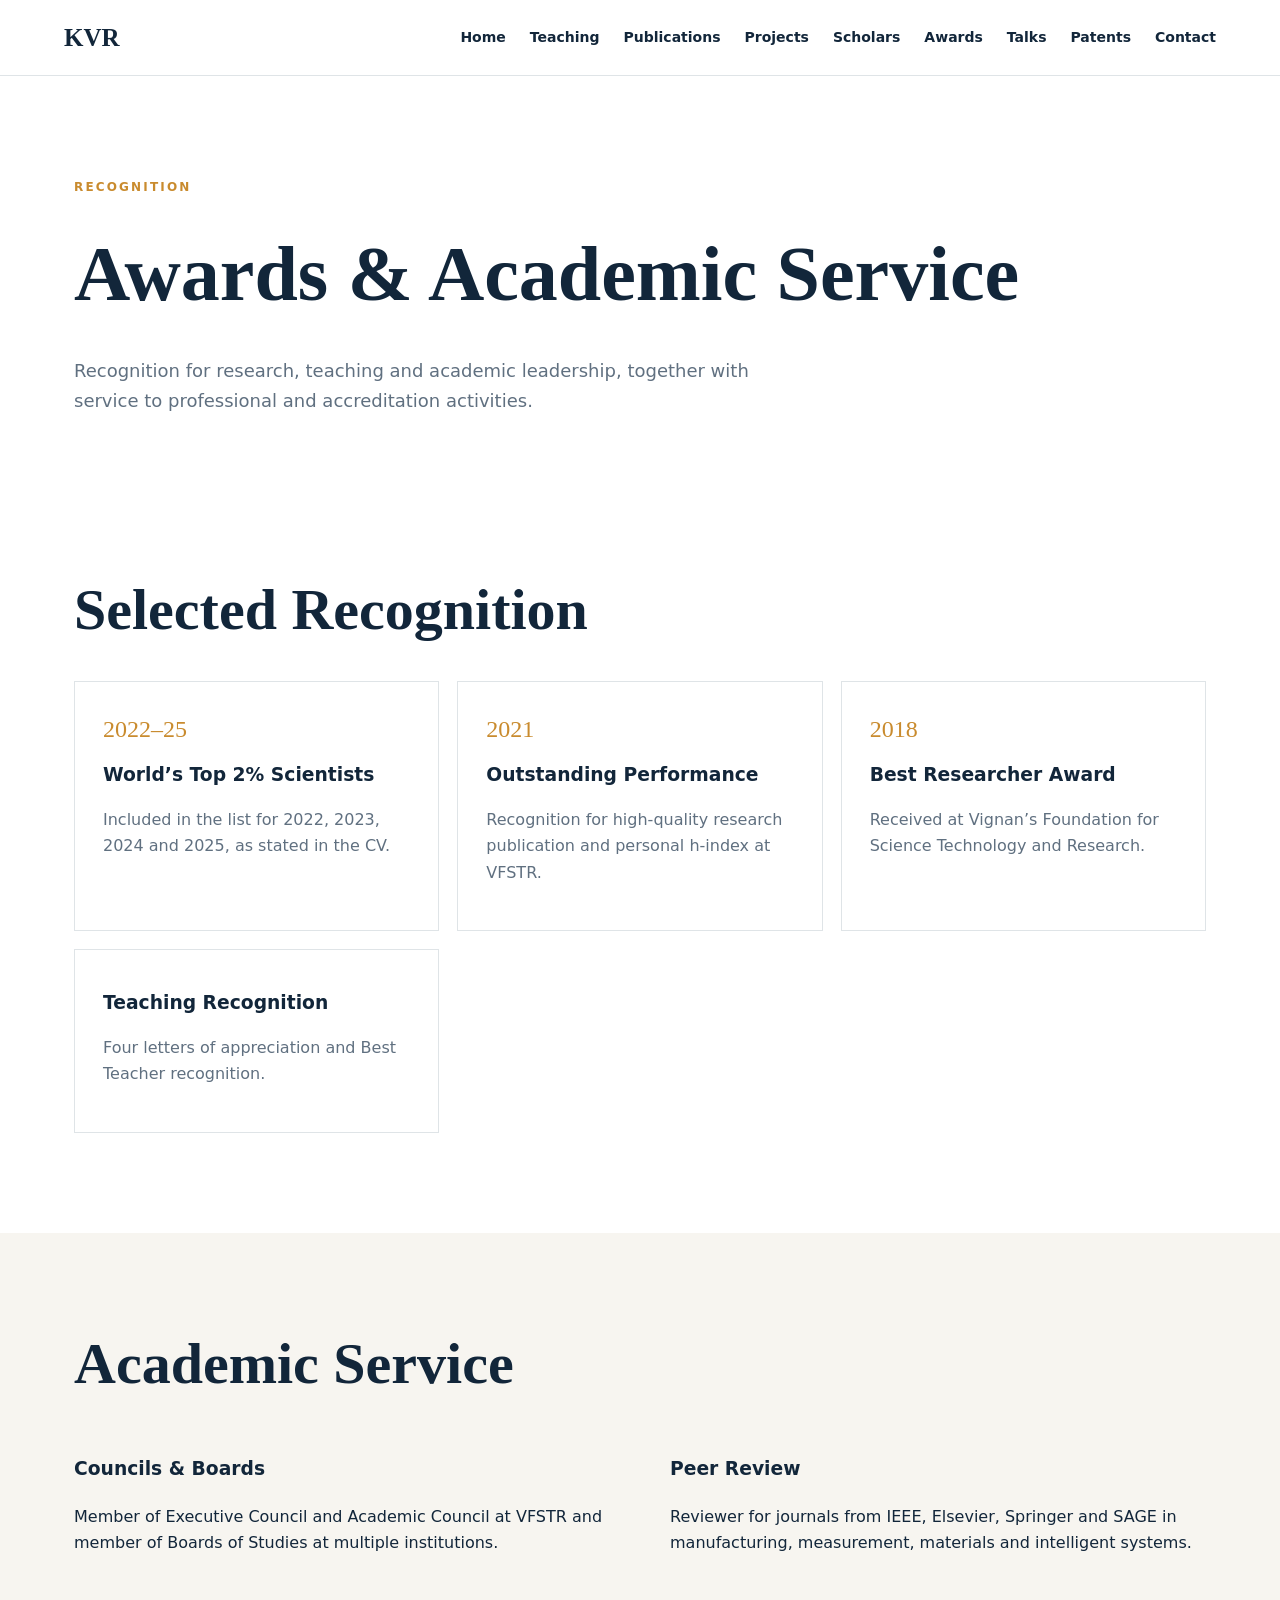
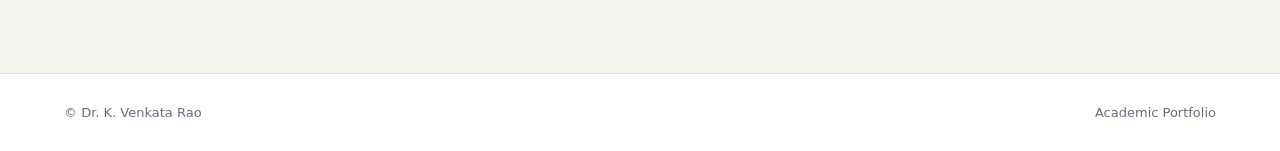
<file: awards.html>
<!doctype html><html lang="en"><head><meta charset="utf-8"><meta name="viewport" content="width=device-width,initial-scale=1"><meta name="description" content="Academic website of Dr. K. Venkata Rao"><title>Awards | Dr. K. Venkata Rao</title><link rel="stylesheet" href="style.css"></head><body>
<header class="site-header"><a class="brand" href="index.html">KVR</a><button class="menu" aria-label="Open navigation" onclick="document.querySelector('nav').classList.toggle('open')">☰</button><nav>
    <a href="index.html">Home</a><a href="teaching.html">Teaching</a><a href="publications.html">Publications</a>
    <a href="projects.html">Projects</a><a href="scholars.html">Scholars</a><a href="awards.html">Awards</a>
    <a href="talks.html">Talks</a><a href="patents.html">Patents</a><a href="contact.html">Contact</a>
  </nav></header>
<main><section class="page-hero"><p class="eyebrow">RECOGNITION</p><h1>Awards & Academic Service</h1><p class="lead">Recognition for research, teaching and academic leadership, together with service to professional and accreditation activities.</p></section><section class="section"><h2>Selected Recognition</h2><div class="cards"><article><span>2022–25</span><h3>World’s Top 2% Scientists</h3><p>Included in the list for 2022, 2023, 2024 and 2025, as stated in the CV.</p></article><article><span>2021</span><h3>Outstanding Performance</h3><p>Recognition for high-quality research publication and personal h-index at VFSTR.</p></article><article><span>2018</span><h3>Best Researcher Award</h3><p>Received at Vignan’s Foundation for Science Technology and Research.</p></article><article><h3>Teaching Recognition</h3><p>Four letters of appreciation and Best Teacher recognition.</p></article></div></section><section class="section alt"><h2>Academic Service</h2><div class="two-col"><div><h3>Councils & Boards</h3><p>Member of Executive Council and Academic Council at VFSTR and member of Boards of Studies at multiple institutions.</p></div><div><h3>Peer Review</h3><p>Reviewer for journals from IEEE, Elsevier, Springer and SAGE in manufacturing, measurement, materials and intelligent systems.</p></div></div></section></main>
<footer><span>© <span id="year"></span> Dr. K. Venkata Rao</span><span>Academic Portfolio</span></footer><script src="script.js"></script></body></html>
</file>
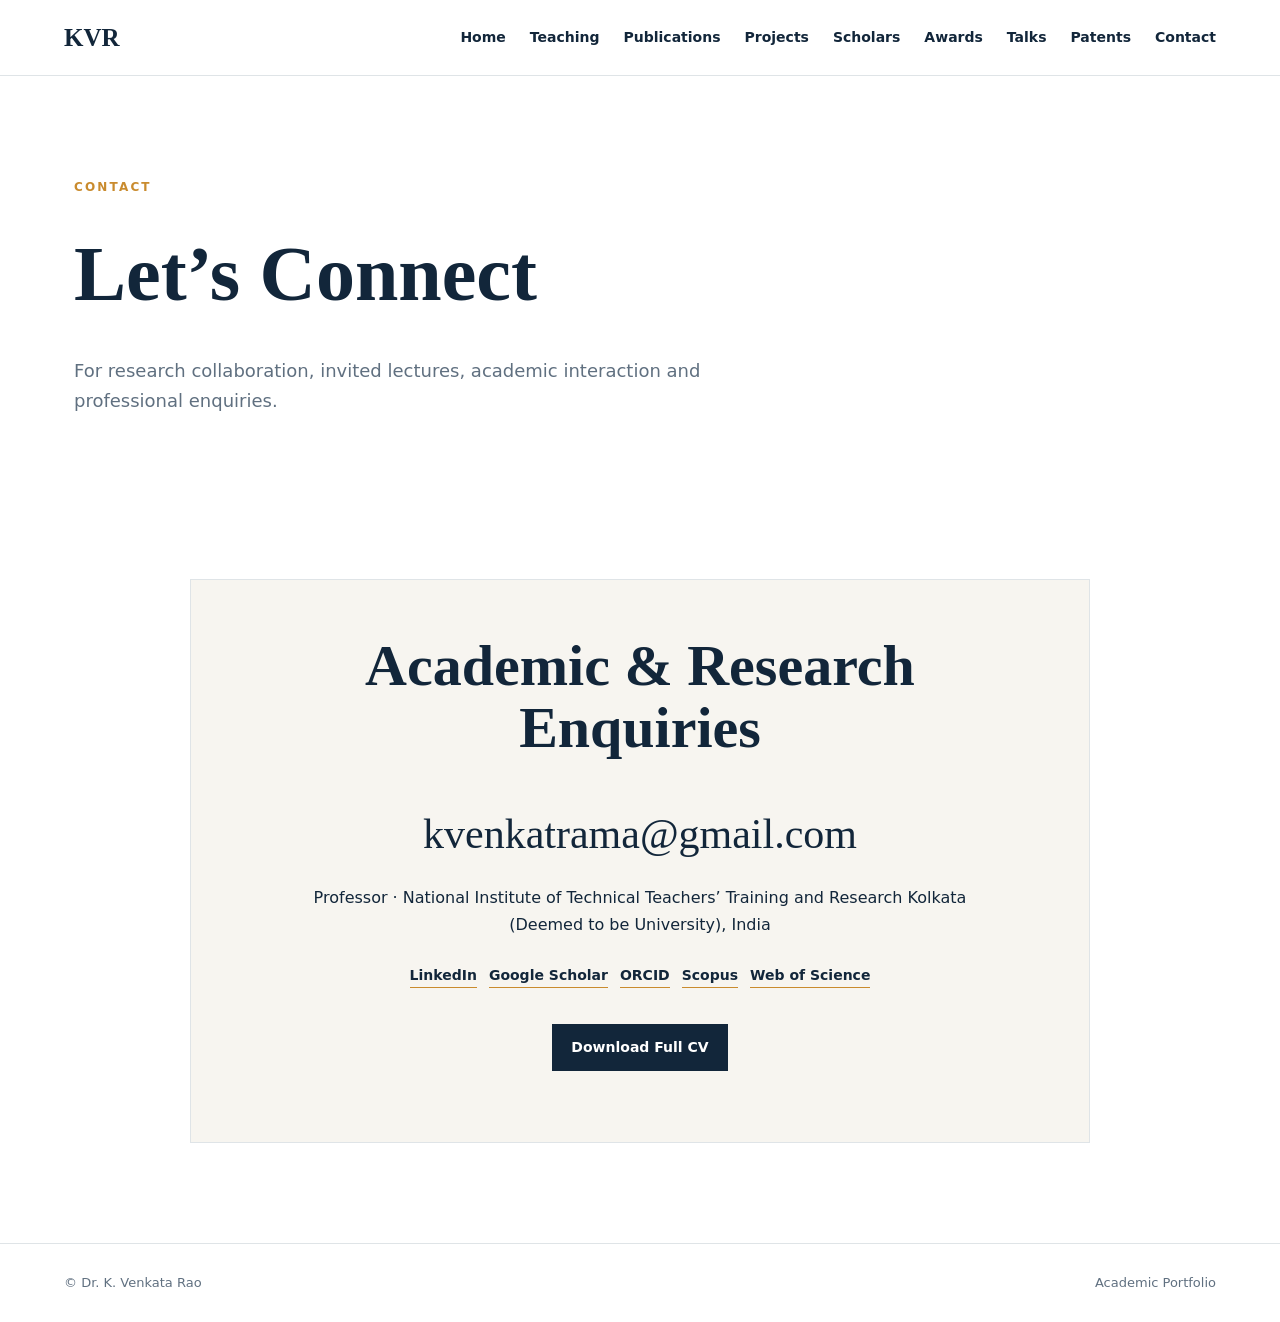
<file: contact.html>
<!doctype html><html lang="en"><head><meta charset="utf-8"><meta name="viewport" content="width=device-width,initial-scale=1"><meta name="description" content="Academic website of Dr. K. Venkata Rao"><title>Contact | Dr. K. Venkata Rao</title><link rel="stylesheet" href="style.css"></head><body>
<header class="site-header"><a class="brand" href="index.html">KVR</a><button class="menu" aria-label="Open navigation" onclick="document.querySelector('nav').classList.toggle('open')">☰</button><nav>
    <a href="index.html">Home</a><a href="teaching.html">Teaching</a><a href="publications.html">Publications</a>
    <a href="projects.html">Projects</a><a href="scholars.html">Scholars</a><a href="awards.html">Awards</a>
    <a href="talks.html">Talks</a><a href="patents.html">Patents</a><a href="contact.html">Contact</a>
  </nav></header>
<main><section class="page-hero"><p class="eyebrow">CONTACT</p><h1>Let’s Connect</h1><p class="lead">For research collaboration, invited lectures, academic interaction and professional enquiries.</p></section><section class="section contact"><div class="contact-card"><h2>Academic & Research Enquiries</h2><p><a class="email" href="mailto:kvenkatrama@gmail.com">kvenkatrama@gmail.com</a></p><p>Professor · National Institute of Technical Teachers’ Training and Research Kolkata (Deemed to be University), India</p><div class="socials"><a href="https://www.linkedin.com/in/k-venkata-rao-5a278a43/" target="_blank" rel="noopener">LinkedIn</a><a href="https://scholar.google.co.in/citations?user=CcPRrxYAAAAJ&hl=en" target="_blank" rel="noopener">Google Scholar</a><a href="https://orcid.org/0000-0001-9025-6277" target="_blank" rel="noopener">ORCID</a><a href="https://www.scopus.com/authid/detail.uri?authorId=55971841000" target="_blank" rel="noopener">Scopus</a><a href="https://www.webofscience.com/wos/author/record/AAW-5862-2021" target="_blank" rel="noopener">Web of Science</a></div><p class="center"><a class="btn primary" href="KVR_CV.docx">Download Full CV</a></p></div></section></main>
<footer><span>© <span id="year"></span> Dr. K. Venkata Rao</span><span>Academic Portfolio</span></footer><script src="script.js"></script></body></html>
</file>
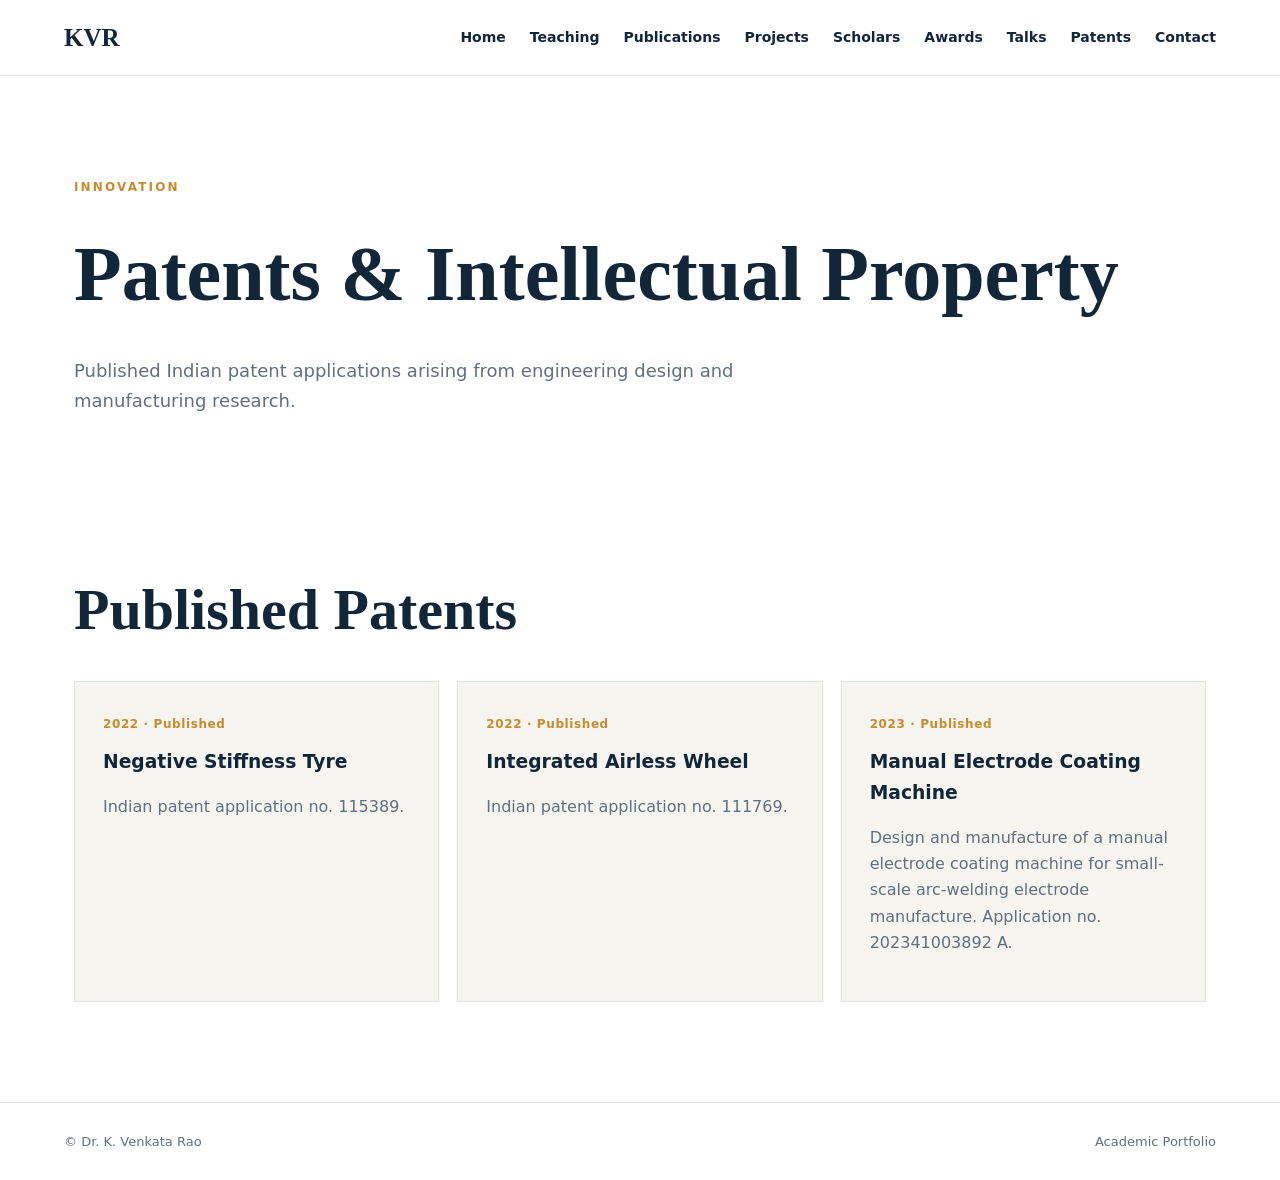
<file: patents.html>
<!doctype html><html lang="en"><head><meta charset="utf-8"><meta name="viewport" content="width=device-width,initial-scale=1"><meta name="description" content="Academic website of Dr. K. Venkata Rao"><title>Patents | Dr. K. Venkata Rao</title><link rel="stylesheet" href="style.css"></head><body>
<header class="site-header"><a class="brand" href="index.html">KVR</a><button class="menu" aria-label="Open navigation" onclick="document.querySelector('nav').classList.toggle('open')">☰</button><nav>
    <a href="index.html">Home</a><a href="teaching.html">Teaching</a><a href="publications.html">Publications</a>
    <a href="projects.html">Projects</a><a href="scholars.html">Scholars</a><a href="awards.html">Awards</a>
    <a href="talks.html">Talks</a><a href="patents.html">Patents</a><a href="contact.html">Contact</a>
  </nav></header>
<main><section class="page-hero"><p class="eyebrow">INNOVATION</p><h1>Patents & Intellectual Property</h1><p class="lead">Published Indian patent applications arising from engineering design and manufacturing research.</p></section><section class="section"><h2>Published Patents</h2><div class="project-grid"><article><small>2022 · Published</small><h3>Negative Stiffness Tyre</h3><p>Indian patent application no. 115389.</p></article><article><small>2022 · Published</small><h3>Integrated Airless Wheel</h3><p>Indian patent application no. 111769.</p></article><article><small>2023 · Published</small><h3>Manual Electrode Coating Machine</h3><p>Design and manufacture of a manual electrode coating machine for small-scale arc-welding electrode manufacture. Application no. 202341003892 A.</p></article></div></section></main>
<footer><span>© <span id="year"></span> Dr. K. Venkata Rao</span><span>Academic Portfolio</span></footer><script src="script.js"></script></body></html>
</file>
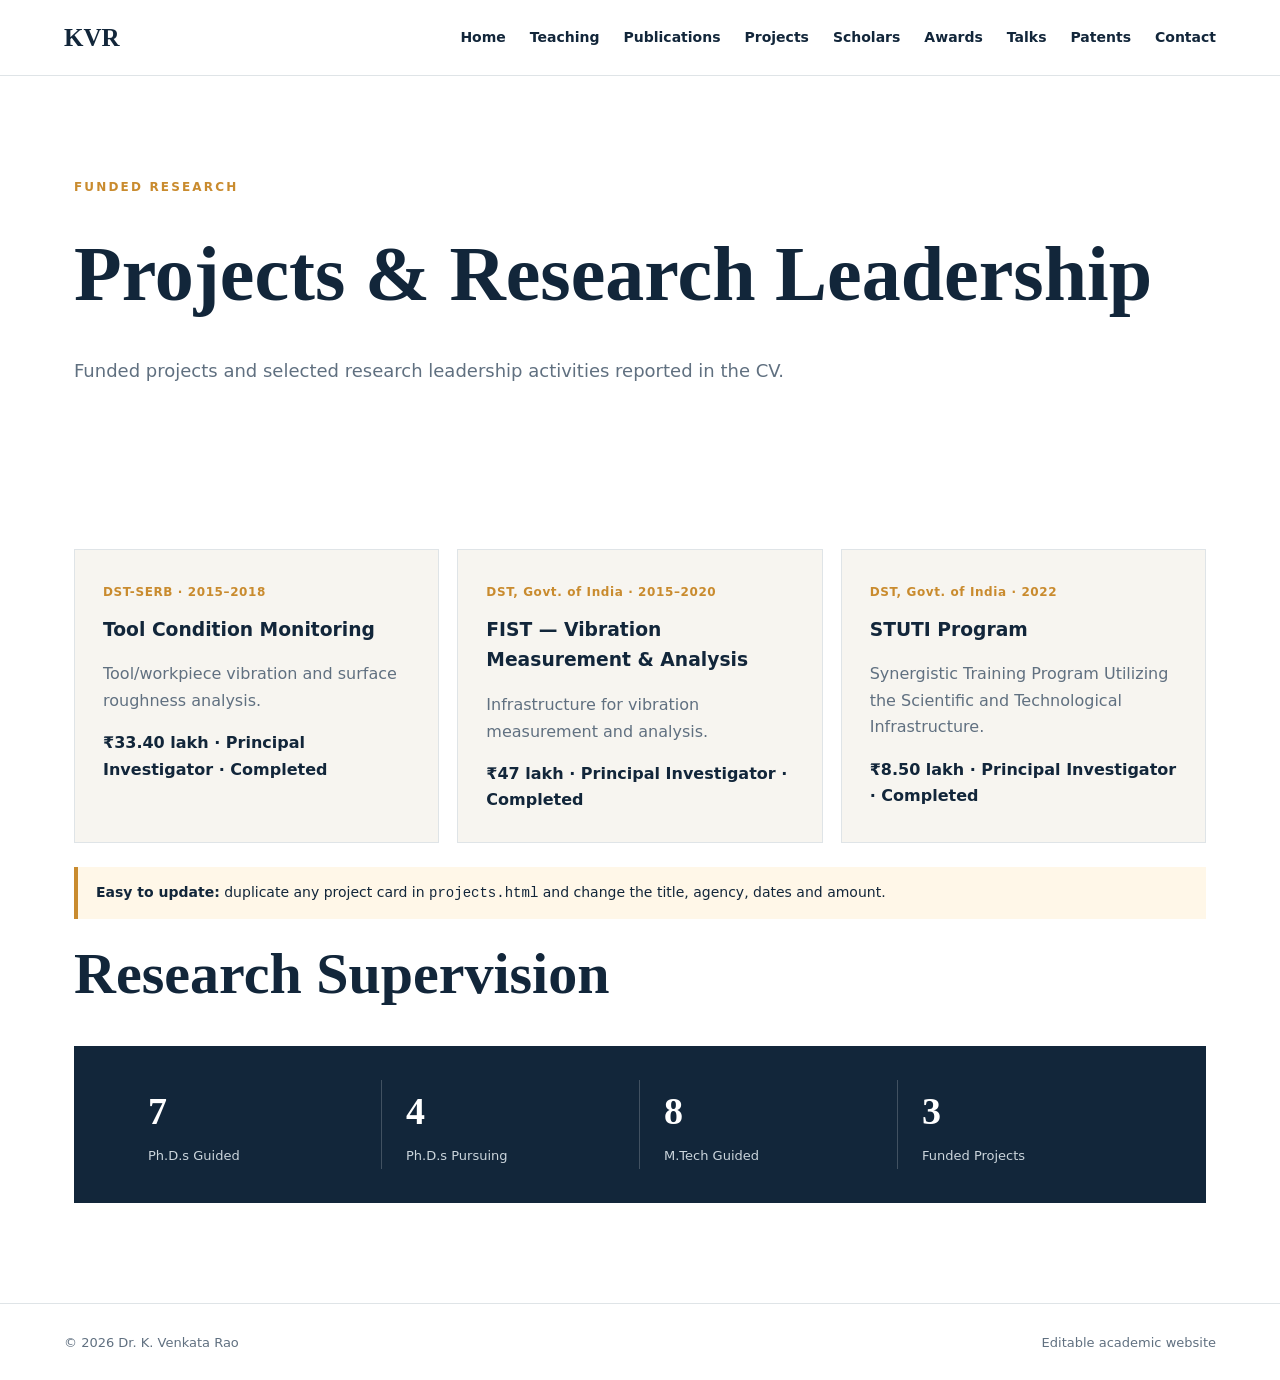
<file: projects.html>
<!doctype html><html lang="en"><head><meta charset="utf-8"><meta name="viewport" content="width=device-width,initial-scale=1"><link rel="stylesheet" href="style.css"><title>Projects | Dr. K. Venkata Rao</title></head><body><header class="site-header"><a class="brand" href="index.html">KVR</a><button class="menu" aria-label="Open navigation" onclick="document.querySelector('nav').classList.toggle('open')">☰</button><nav>
    <a href="index.html">Home</a><a href="teaching.html">Teaching</a><a href="publications.html">Publications</a>
    <a href="projects.html">Projects</a><a href="scholars.html">Scholars</a><a href="awards.html">Awards</a>
    <a href="talks.html">Talks</a><a href="patents.html">Patents</a><a href="contact.html">Contact</a>
  </nav></header><main><section class="page-hero"><p class="eyebrow">FUNDED RESEARCH</p><h1>Projects & Research Leadership</h1><p class="lead">Funded projects and selected research leadership activities reported in the CV.</p></section><section class="section"><div class="project-grid"><article><small>DST-SERB · 2015–2018</small><h3>Tool Condition Monitoring</h3><p>Tool/workpiece vibration and surface roughness analysis.</p><strong>₹33.40 lakh · Principal Investigator · Completed</strong></article><article><small>DST, Govt. of India · 2015–2020</small><h3>FIST — Vibration Measurement & Analysis</h3><p>Infrastructure for vibration measurement and analysis.</p><strong>₹47 lakh · Principal Investigator · Completed</strong></article><article><small>DST, Govt. of India · 2022</small><h3>STUTI Program</h3><p>Synergistic Training Program Utilizing the Scientific and Technological Infrastructure.</p><strong>₹8.50 lakh · Principal Investigator · Completed</strong></article></div><div class="edit-note"><b>Easy to update:</b> duplicate any project card in <code>projects.html</code> and change the title, agency, dates and amount.</div><h2>Research Supervision</h2><div class="stats"><div><strong>7</strong><span>Ph.D.s Guided</span></div><div><strong>4</strong><span>Ph.D.s Pursuing</span></div><div><strong>8</strong><span>M.Tech Guided</span></div><div><strong>3</strong><span>Funded Projects</span></div></div></section></main><footer><span>© 2026 Dr. K. Venkata Rao</span><span>Editable academic website</span></footer><script src="script.js"></script></body></html>
</file>
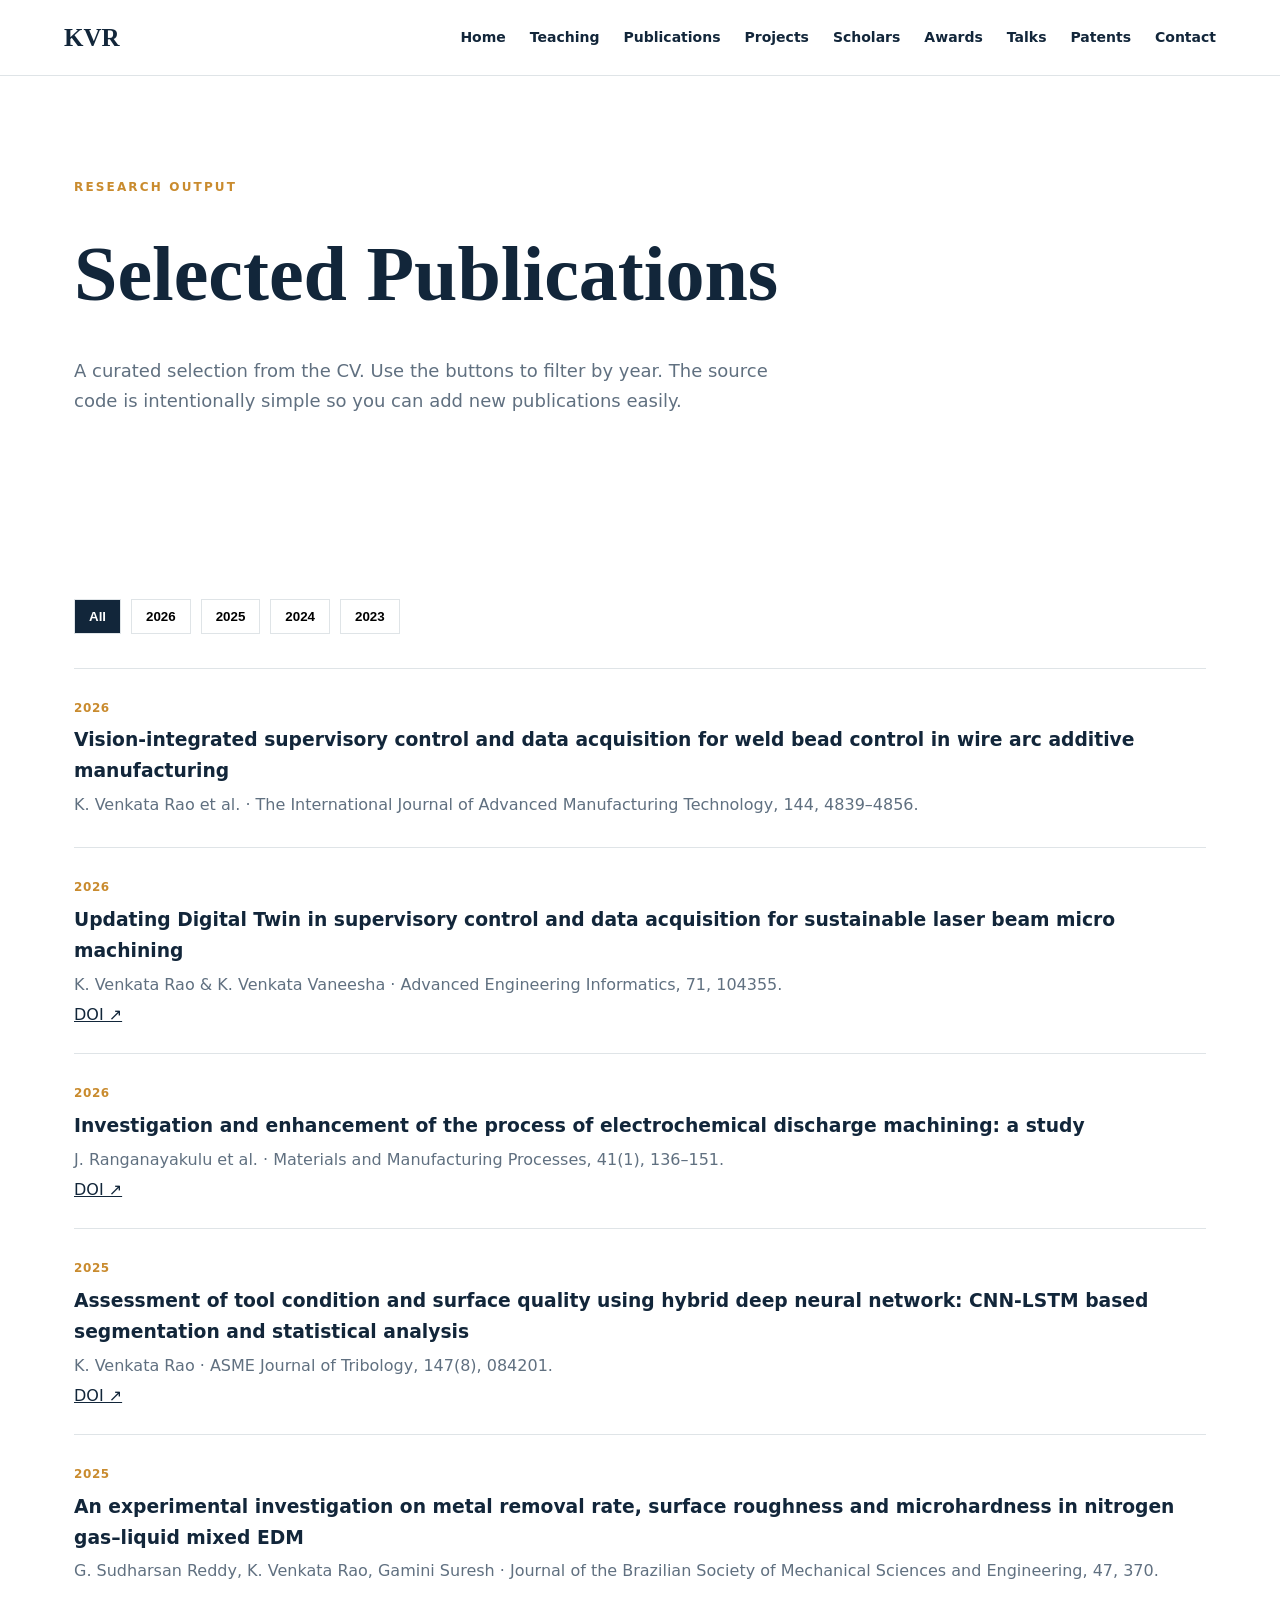
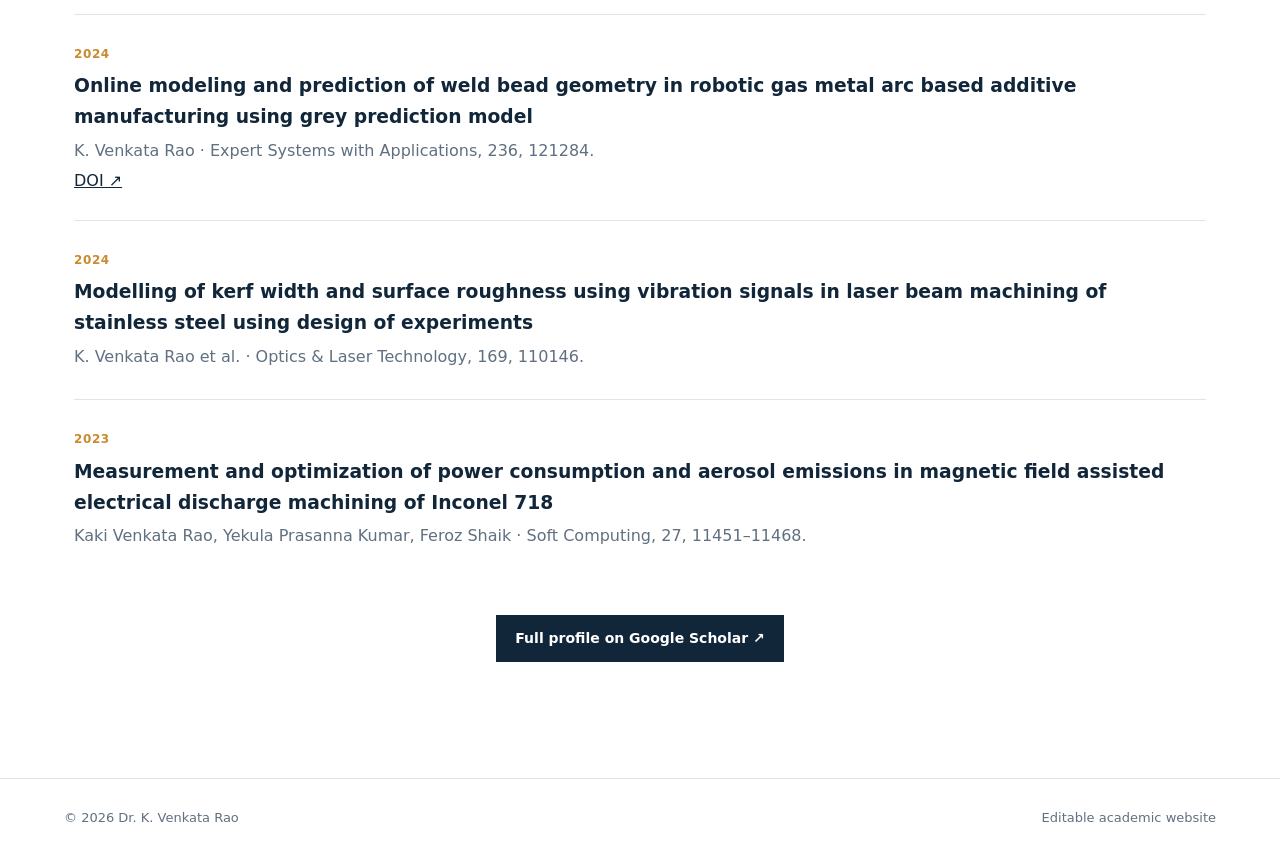
<file: publications.html>
<!doctype html><html lang="en"><head><meta charset="utf-8"><meta name="viewport" content="width=device-width,initial-scale=1"><link rel="stylesheet" href="style.css"><title>Publications | Dr. K. Venkata Rao</title></head><body><header class="site-header"><a class="brand" href="index.html">KVR</a><button class="menu" aria-label="Open navigation" onclick="document.querySelector('nav').classList.toggle('open')">☰</button><nav>
    <a href="index.html">Home</a><a href="teaching.html">Teaching</a><a href="publications.html">Publications</a>
    <a href="projects.html">Projects</a><a href="scholars.html">Scholars</a><a href="awards.html">Awards</a>
    <a href="talks.html">Talks</a><a href="patents.html">Patents</a><a href="contact.html">Contact</a>
  </nav></header><main><section class="page-hero"><p class="eyebrow">RESEARCH OUTPUT</p><h1>Selected Publications</h1><p class="lead">A curated selection from the CV. Use the buttons to filter by year. The source code is intentionally simple so you can add new publications easily.</p></section><section class="section"><div class="filterbar"><button class="active" onclick="filterPubs('all',this)">All</button><button onclick="filterPubs('2026',this)">2026</button><button onclick="filterPubs('2025',this)">2025</button><button onclick="filterPubs('2024',this)">2024</button><button onclick="filterPubs('2023',this)">2023</button></div>
<div class="pub-card" data-year="2026"><time>2026</time><h3>Vision-integrated supervisory control and data acquisition for weld bead control in wire arc additive manufacturing</h3><p>K. Venkata Rao et al. · The International Journal of Advanced Manufacturing Technology, 144, 4839–4856.</p></div>
<div class="pub-card" data-year="2026"><time>2026</time><h3>Updating Digital Twin in supervisory control and data acquisition for sustainable laser beam micro machining</h3><p>K. Venkata Rao & K. Venkata Vaneesha · Advanced Engineering Informatics, 71, 104355.</p><a href="https://doi.org/10.1016/j.aei.2026.104355" target="_blank">DOI ↗</a></div>
<div class="pub-card" data-year="2026"><time>2026</time><h3>Investigation and enhancement of the process of electrochemical discharge machining: a study</h3><p>J. Ranganayakulu et al. · Materials and Manufacturing Processes, 41(1), 136–151.</p><a href="https://doi.org/10.1080/10426914.2025.2586505" target="_blank">DOI ↗</a></div>
<div class="pub-card" data-year="2025"><time>2025</time><h3>Assessment of tool condition and surface quality using hybrid deep neural network: CNN-LSTM based segmentation and statistical analysis</h3><p>K. Venkata Rao · ASME Journal of Tribology, 147(8), 084201.</p><a href="https://doi.org/10.1115/1.4067496" target="_blank">DOI ↗</a></div>
<div class="pub-card" data-year="2025"><time>2025</time><h3>An experimental investigation on metal removal rate, surface roughness and microhardness in nitrogen gas–liquid mixed EDM</h3><p>G. Sudharsan Reddy, K. Venkata Rao, Gamini Suresh · Journal of the Brazilian Society of Mechanical Sciences and Engineering, 47, 370.</p></div>
<div class="pub-card" data-year="2024"><time>2024</time><h3>Online modeling and prediction of weld bead geometry in robotic gas metal arc based additive manufacturing using grey prediction model</h3><p>K. Venkata Rao · Expert Systems with Applications, 236, 121284.</p><a href="https://doi.org/10.1016/j.eswa.2023.121284" target="_blank">DOI ↗</a></div>
<div class="pub-card" data-year="2024"><time>2024</time><h3>Modelling of kerf width and surface roughness using vibration signals in laser beam machining of stainless steel using design of experiments</h3><p>K. Venkata Rao et al. · Optics & Laser Technology, 169, 110146.</p></div>
<div class="pub-card" data-year="2023"><time>2023</time><h3>Measurement and optimization of power consumption and aerosol emissions in magnetic field assisted electrical discharge machining of Inconel 718</h3><p>Kaki Venkata Rao, Yekula Prasanna Kumar, Feroz Shaik · Soft Computing, 27, 11451–11468.</p></div>
<p class="center"><a class="btn primary" href="https://scholar.google.co.in/citations?user=CcPRrxYAAAAJ&hl=en" target="_blank">Full profile on Google Scholar ↗</a></p></section></main><footer><span>© 2026 Dr. K. Venkata Rao</span><span>Editable academic website</span></footer><script src="script.js"></script></body></html>
</file>
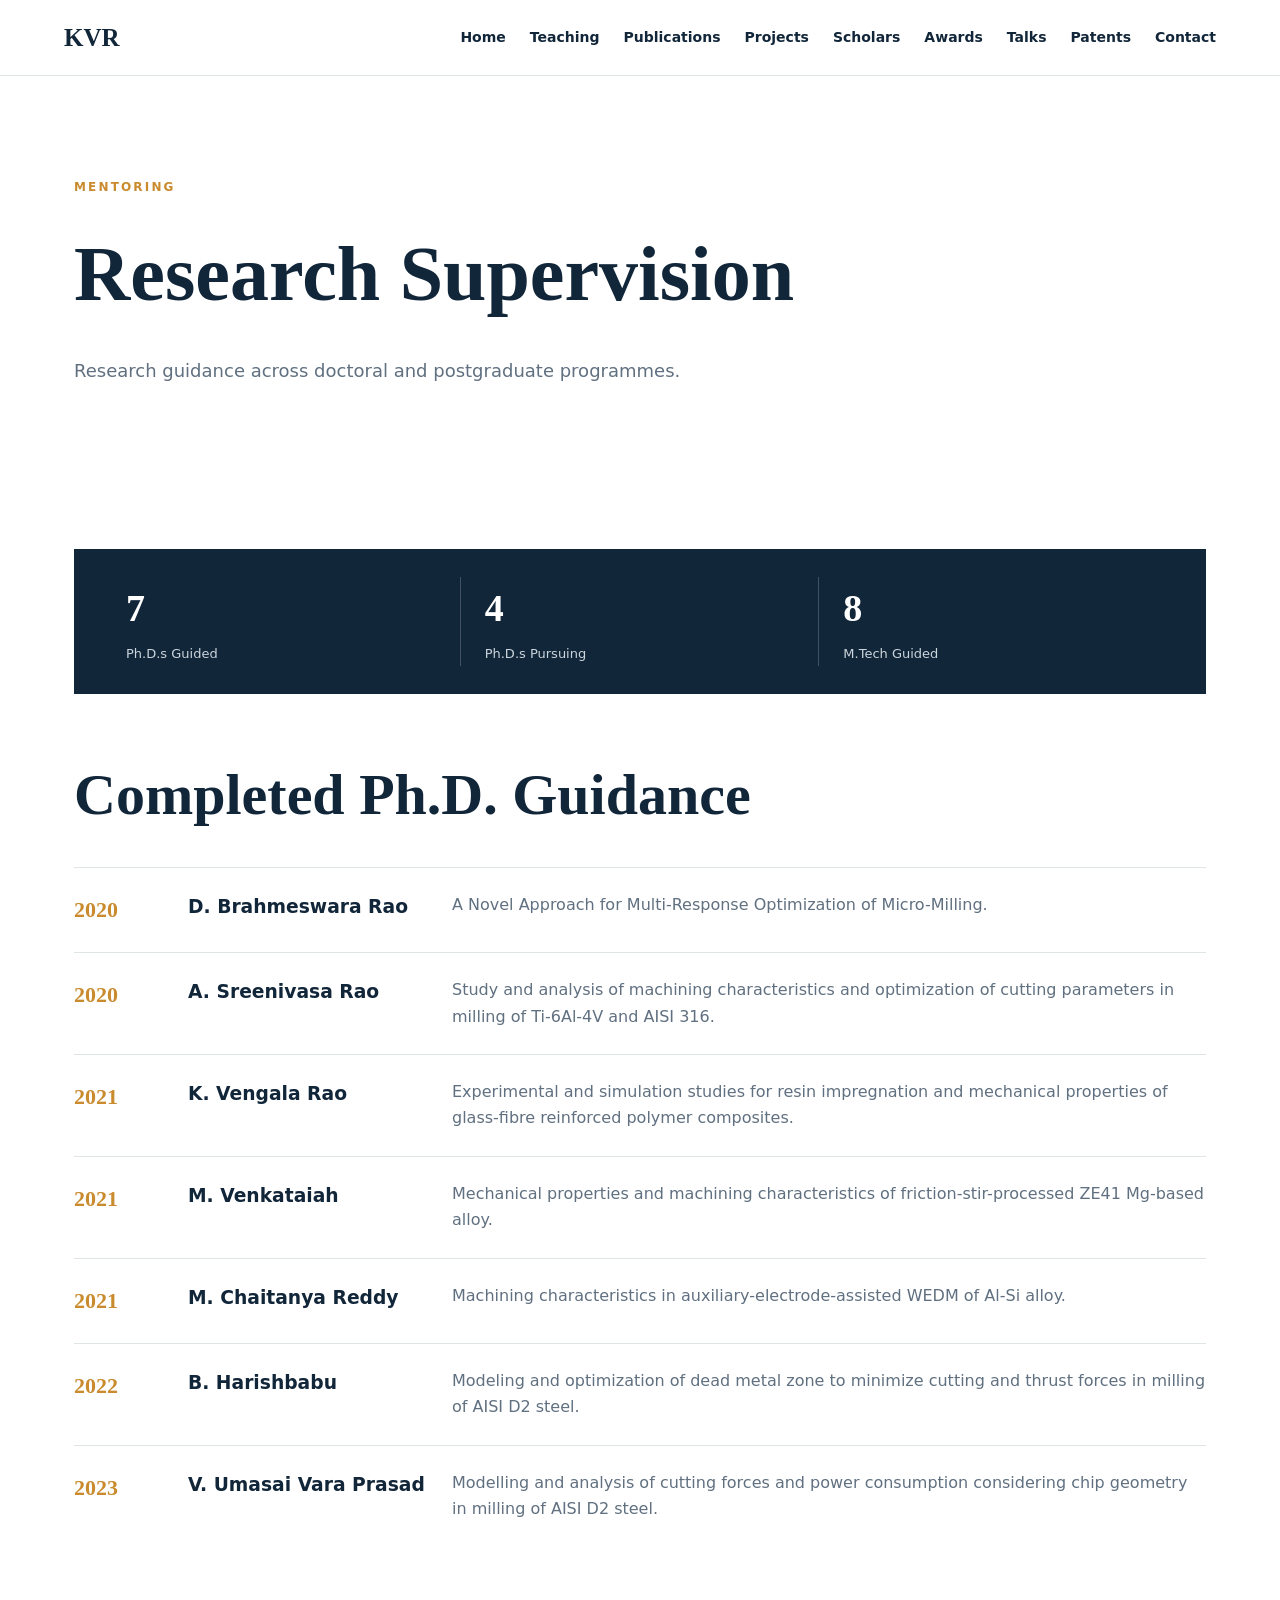
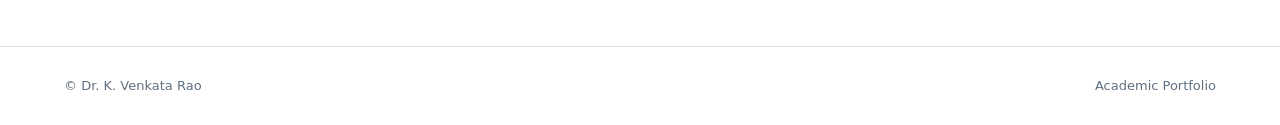
<file: scholars.html>
<!doctype html><html lang="en"><head><meta charset="utf-8"><meta name="viewport" content="width=device-width,initial-scale=1"><meta name="description" content="Academic website of Dr. K. Venkata Rao"><title>Research Supervision | Dr. K. Venkata Rao</title><link rel="stylesheet" href="style.css"></head><body>
<header class="site-header"><a class="brand" href="index.html">KVR</a><button class="menu" aria-label="Open navigation" onclick="document.querySelector('nav').classList.toggle('open')">☰</button><nav>
    <a href="index.html">Home</a><a href="teaching.html">Teaching</a><a href="publications.html">Publications</a>
    <a href="projects.html">Projects</a><a href="scholars.html">Scholars</a><a href="awards.html">Awards</a>
    <a href="talks.html">Talks</a><a href="patents.html">Patents</a><a href="contact.html">Contact</a>
  </nav></header>
<main><section class="page-hero"><p class="eyebrow">MENTORING</p><h1>Research Supervision</h1><p class="lead">Research guidance across doctoral and postgraduate programmes.</p></section><section class="section"><div class="stats inline-stats"><div><strong>7</strong><span>Ph.D.s Guided</span></div><div><strong>4</strong><span>Ph.D.s Pursuing</span></div><div><strong>8</strong><span>M.Tech Guided</span></div></div><h2>Completed Ph.D. Guidance</h2><div class="scholar-list"><article><b>2020</b><h3>D. Brahmeswara Rao</h3><p>A Novel Approach for Multi-Response Optimization of Micro-Milling.</p></article><article><b>2020</b><h3>A. Sreenivasa Rao</h3><p>Study and analysis of machining characteristics and optimization of cutting parameters in milling of Ti-6Al-4V and AISI 316.</p></article><article><b>2021</b><h3>K. Vengala Rao</h3><p>Experimental and simulation studies for resin impregnation and mechanical properties of glass-fibre reinforced polymer composites.</p></article><article><b>2021</b><h3>M. Venkataiah</h3><p>Mechanical properties and machining characteristics of friction-stir-processed ZE41 Mg-based alloy.</p></article><article><b>2021</b><h3>M. Chaitanya Reddy</h3><p>Machining characteristics in auxiliary-electrode-assisted WEDM of Al-Si alloy.</p></article><article><b>2022</b><h3>B. Harishbabu</h3><p>Modeling and optimization of dead metal zone to minimize cutting and thrust forces in milling of AISI D2 steel.</p></article><article><b>2023</b><h3>V. Umasai Vara Prasad</h3><p>Modelling and analysis of cutting forces and power consumption considering chip geometry in milling of AISI D2 steel.</p></article></div></section></main>
<footer><span>© <span id="year"></span> Dr. K. Venkata Rao</span><span>Academic Portfolio</span></footer><script src="script.js"></script></body></html>
</file>
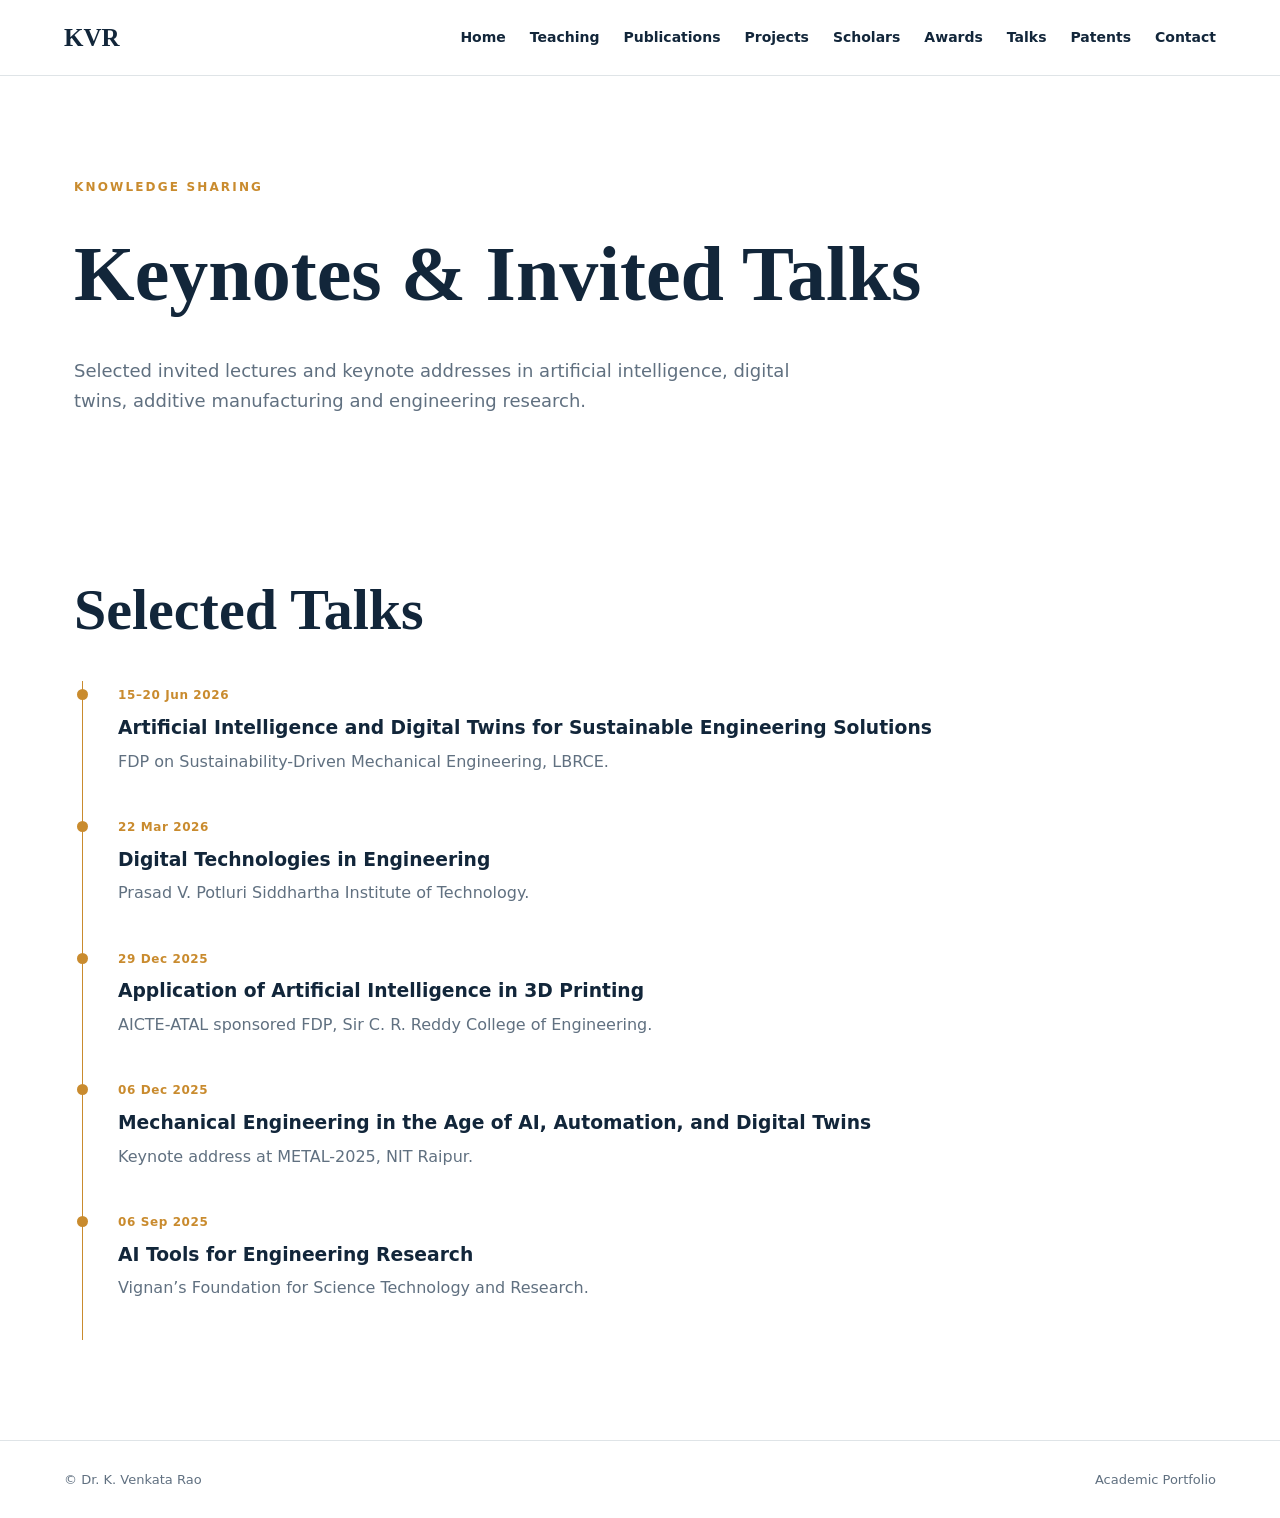
<file: talks.html>
<!doctype html><html lang="en"><head><meta charset="utf-8"><meta name="viewport" content="width=device-width,initial-scale=1"><meta name="description" content="Academic website of Dr. K. Venkata Rao"><title>Invited Talks | Dr. K. Venkata Rao</title><link rel="stylesheet" href="style.css"></head><body>
<header class="site-header"><a class="brand" href="index.html">KVR</a><button class="menu" aria-label="Open navigation" onclick="document.querySelector('nav').classList.toggle('open')">☰</button><nav>
    <a href="index.html">Home</a><a href="teaching.html">Teaching</a><a href="publications.html">Publications</a>
    <a href="projects.html">Projects</a><a href="scholars.html">Scholars</a><a href="awards.html">Awards</a>
    <a href="talks.html">Talks</a><a href="patents.html">Patents</a><a href="contact.html">Contact</a>
  </nav></header>
<main><section class="page-hero"><p class="eyebrow">KNOWLEDGE SHARING</p><h1>Keynotes & Invited Talks</h1><p class="lead">Selected invited lectures and keynote addresses in artificial intelligence, digital twins, additive manufacturing and engineering research.</p></section><section class="section"><h2>Selected Talks</h2><div class="timeline"><div><time>15–20 Jun 2026</time><h3>Artificial Intelligence and Digital Twins for Sustainable Engineering Solutions</h3><p>FDP on Sustainability-Driven Mechanical Engineering, LBRCE.</p></div><div><time>22 Mar 2026</time><h3>Digital Technologies in Engineering</h3><p>Prasad V. Potluri Siddhartha Institute of Technology.</p></div><div><time>29 Dec 2025</time><h3>Application of Artificial Intelligence in 3D Printing</h3><p>AICTE-ATAL sponsored FDP, Sir C. R. Reddy College of Engineering.</p></div><div><time>06 Dec 2025</time><h3>Mechanical Engineering in the Age of AI, Automation, and Digital Twins</h3><p>Keynote address at METAL-2025, NIT Raipur.</p></div><div><time>06 Sep 2025</time><h3>AI Tools for Engineering Research</h3><p>Vignan’s Foundation for Science Technology and Research.</p></div></div></section></main>
<footer><span>© <span id="year"></span> Dr. K. Venkata Rao</span><span>Academic Portfolio</span></footer><script src="script.js"></script></body></html>
</file>
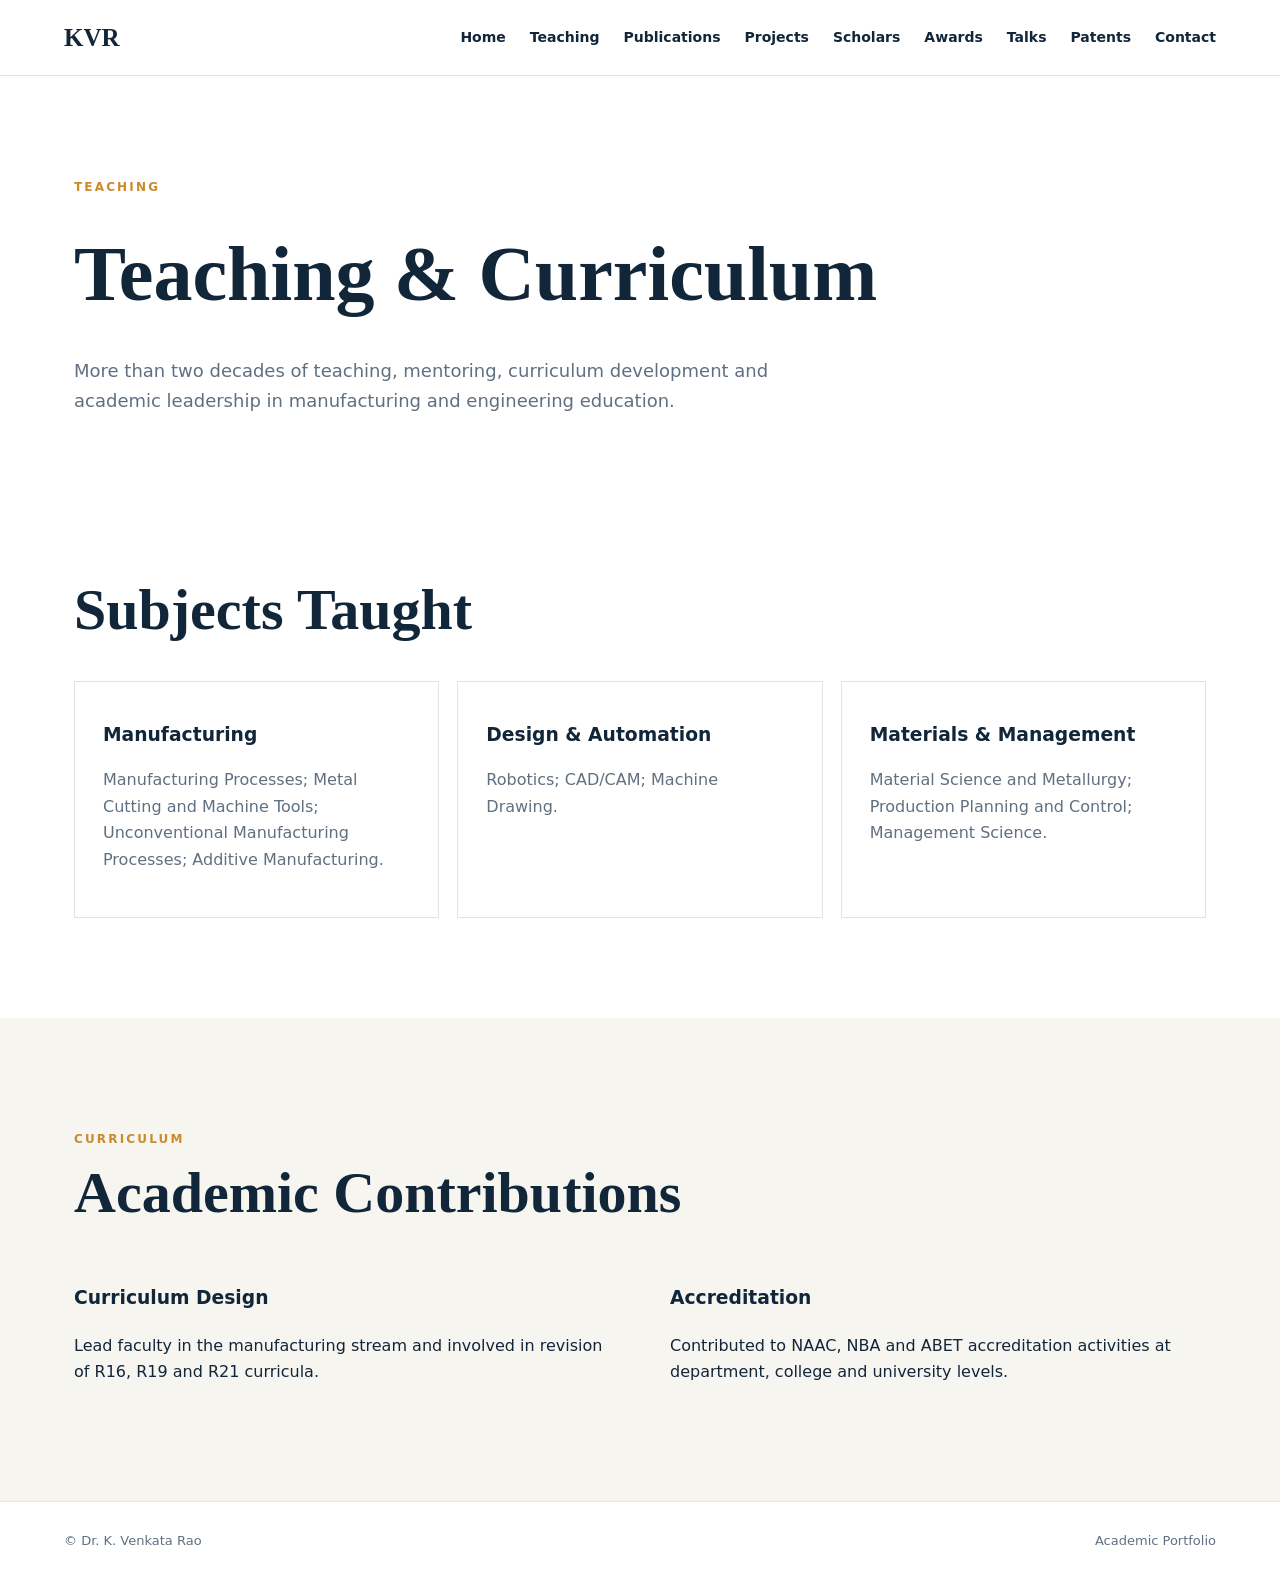
<file: teaching.html>
<!doctype html><html lang="en"><head><meta charset="utf-8"><meta name="viewport" content="width=device-width,initial-scale=1"><meta name="description" content="Academic website of Dr. K. Venkata Rao"><title>Teaching | Dr. K. Venkata Rao</title><link rel="stylesheet" href="style.css"></head><body>
<header class="site-header"><a class="brand" href="index.html">KVR</a><button class="menu" aria-label="Open navigation" onclick="document.querySelector('nav').classList.toggle('open')">☰</button><nav>
    <a href="index.html">Home</a><a href="teaching.html">Teaching</a><a href="publications.html">Publications</a>
    <a href="projects.html">Projects</a><a href="scholars.html">Scholars</a><a href="awards.html">Awards</a>
    <a href="talks.html">Talks</a><a href="patents.html">Patents</a><a href="contact.html">Contact</a>
  </nav></header>
<main><section class="page-hero"><p class="eyebrow">TEACHING</p><h1>Teaching & Curriculum</h1><p class="lead">More than two decades of teaching, mentoring, curriculum development and academic leadership in manufacturing and engineering education.</p></section><section class="section"><h2>Subjects Taught</h2><div class="cards"><article><h3>Manufacturing</h3><p>Manufacturing Processes; Metal Cutting and Machine Tools; Unconventional Manufacturing Processes; Additive Manufacturing.</p></article><article><h3>Design & Automation</h3><p>Robotics; CAD/CAM; Machine Drawing.</p></article><article><h3>Materials & Management</h3><p>Material Science and Metallurgy; Production Planning and Control; Management Science.</p></article></div></section><section class="section alt"><p class="eyebrow">CURRICULUM</p><h2>Academic Contributions</h2><div class="two-col"><div><h3>Curriculum Design</h3><p>Lead faculty in the manufacturing stream and involved in revision of R16, R19 and R21 curricula.</p></div><div><h3>Accreditation</h3><p>Contributed to NAAC, NBA and ABET accreditation activities at department, college and university levels.</p></div></div></section></main>
<footer><span>© <span id="year"></span> Dr. K. Venkata Rao</span><span>Academic Portfolio</span></footer><script src="script.js"></script></body></html>
</file>
<file: style.css>
/* EDIT COLORS HERE */
:root{--ink:#12263a;--accent:#c98b2e;--paper:#f7f5f0;--white:#fff;--muted:#607080;--line:#dfe4e7;--max:1180px}
*{box-sizing:border-box}html{scroll-behavior:smooth}body{margin:0;font-family:Inter,ui-sans-serif,system-ui,-apple-system,"Segoe UI",sans-serif;color:var(--ink);background:var(--white);line-height:1.65}a{color:inherit}.site-header{height:76px;display:flex;align-items:center;justify-content:space-between;padding:0 max(5vw,24px);position:sticky;top:0;background:rgba(255,255,255,.94);backdrop-filter:blur(12px);border-bottom:1px solid var(--line);z-index:10}.brand{font-family:Georgia,serif;font-size:25px;font-weight:800;text-decoration:none}.site-header nav{display:flex;gap:24px}.site-header nav a{text-decoration:none;font-size:14px;font-weight:650}.menu{display:none;background:none;border:0;font-size:24px}.hero{max-width:var(--max);margin:auto;min-height:660px;padding:90px 24px;display:grid;grid-template-columns:1.4fr .75fr;align-items:center;gap:70px}.eyebrow{font-size:12px;letter-spacing:.18em;font-weight:800;color:var(--accent);margin-bottom:12px}.hero h1,.section h2{font-family:Georgia,serif;line-height:1.08}.hero h1{font-size:clamp(48px,7vw,86px);margin:0 0 14px}.hero h2{font-size:clamp(20px,2.2vw,30px);font-weight:500;margin:0 0 24px;color:#365168}.lead{font-size:18px;max-width:720px;color:var(--muted)}.portrait{width:100%;aspect-ratio:4/5;object-fit:cover;border-radius:4px;box-shadow:22px 22px 0 var(--paper)}.actions,.socials{display:flex;gap:12px;flex-wrap:wrap;margin-top:26px}.btn{display:inline-block;border:1px solid var(--ink);padding:11px 18px;text-decoration:none;font-weight:700;font-size:14px}.btn.primary{background:var(--ink);color:#fff}.socials a{text-decoration:none;border-bottom:1px solid var(--accent);font-size:14px;font-weight:650}.stats{background:var(--ink);color:#fff;display:grid;grid-template-columns:repeat(4,1fr);padding:34px max(calc((100vw - var(--max))/2),24px)}.stats div{padding:0 24px;border-right:1px solid #ffffff33}.stats div:last-child{border:0}.stats strong{font-family:Georgia,serif;font-size:38px;display:block}.stats span{font-size:13px;color:#cbd5dc}.section{max-width:var(--max);margin:auto;padding:100px 24px}.section.alt{max-width:none;padding-left:max(calc((100vw - var(--max))/2 + 24px),24px);padding-right:max(calc((100vw - var(--max))/2 + 24px),24px);background:var(--paper)}.section h2{font-size:clamp(36px,5vw,58px);margin:0 0 40px}.split{display:grid;grid-template-columns:.8fr 1.2fr;gap:80px}.split h2{margin:0}.clean{padding-left:18px}.cards{display:grid;grid-template-columns:repeat(3,1fr);gap:18px}.cards article,.project-grid article{background:#fff;border:1px solid var(--line);padding:28px}.cards span{font-family:Georgia,serif;color:var(--accent);font-size:24px}.cards h3,.project-grid h3{margin:10px 0}.cards p,.project-grid p{color:var(--muted)}.timeline{border-left:1px solid var(--accent);margin-left:8px}.timeline>div{position:relative;padding:0 0 38px 35px}.timeline>div:before{content:"";position:absolute;left:-6px;top:8px;width:11px;height:11px;border-radius:50%;background:var(--accent)}time,small{color:var(--accent);font-weight:800;font-size:12px;letter-spacing:.05em}.timeline h3{margin:5px 0}.timeline p{margin:0;color:var(--muted)}.pubs article{display:grid;grid-template-columns:80px 1fr;gap:24px;padding:28px 0;border-top:1px solid #cfd5d8}.pubs article>b{font-family:Georgia,serif;font-size:23px;color:var(--accent)}.pubs h3{margin:0 0 6px}.pubs p{margin:0;color:var(--muted)}.pubs a{font-weight:700;font-size:13px}.center{text-align:center;margin-top:36px}.project-grid{display:grid;grid-template-columns:repeat(3,1fr);gap:18px}.project-grid article{background:var(--paper)}.two-col{display:grid;grid-template-columns:1fr 1fr;gap:60px}.feature-list{padding-left:20px}.feature-list li{margin-bottom:14px}.contact{text-align:center}.contact p{max-width:700px;margin-left:auto;margin-right:auto}.email{font-family:Georgia,serif;font-size:clamp(23px,4vw,42px);text-decoration:none}.contact .socials{justify-content:center}footer{border-top:1px solid var(--line);padding:28px max(5vw,24px);display:flex;justify-content:space-between;color:var(--muted);font-size:13px}
@media(max-width:800px){.menu{display:block}.site-header nav{display:none;position:absolute;top:76px;left:0;right:0;background:#fff;padding:22px;flex-direction:column;border-bottom:1px solid var(--line)}.site-header nav.open{display:flex}.hero{grid-template-columns:1fr;padding-top:55px}.portrait-wrap{max-width:360px}.stats{grid-template-columns:1fr 1fr;gap:24px}.stats div{border:0}.split,.two-col{grid-template-columns:1fr;gap:25px}.cards,.project-grid{grid-template-columns:1fr}.section{padding-top:70px;padding-bottom:70px}.pubs article{grid-template-columns:1fr;gap:6px}}

/* V2 additions */
.profile-grid{display:grid;grid-template-columns:repeat(4,1fr);gap:14px}.profile-grid a{padding:24px;border:1px solid var(--line);text-decoration:none;display:flex;flex-direction:column;gap:8px;transition:.2s}.profile-grid a:hover{transform:translateY(-3px);border-color:var(--accent)}.profile-grid span{font-size:13px;color:var(--muted)}.page-hero{max-width:var(--max);margin:auto;padding:90px 24px 45px}.page-hero h1{font-family:Georgia,serif;font-size:clamp(45px,7vw,78px);margin:0}.filterbar{display:flex;gap:10px;flex-wrap:wrap;margin:20px 0 34px}.filterbar button{border:1px solid var(--line);background:#fff;padding:9px 14px;cursor:pointer;font-weight:700}.filterbar button.active{background:var(--ink);color:#fff}.pub-card{padding:25px 0;border-top:1px solid var(--line)}.pub-card h3{margin:5px 0}.pub-card p{margin:4px 0;color:var(--muted)}.edit-note{background:#fff7e8;border-left:4px solid var(--accent);padding:14px 18px;margin:24px 0;font-size:14px}@media(max-width:800px){.profile-grid{grid-template-columns:1fr 1fr}}@media(max-width:520px){.profile-grid{grid-template-columns:1fr}}

/* Complete-site additions */
.site-header{height:auto;min-height:76px}.site-header nav{flex-wrap:wrap;justify-content:flex-end;row-gap:8px}.site-header nav a{white-space:nowrap}.inline-stats{max-width:none;margin:0 0 70px;padding:28px;grid-template-columns:repeat(3,1fr)}.scholar-list article{display:grid;grid-template-columns:90px 240px 1fr;gap:24px;padding:24px 0;border-top:1px solid var(--line)}.scholar-list article>b{color:var(--accent);font-family:Georgia,serif;font-size:22px}.scholar-list h3,.scholar-list p{margin:0}.scholar-list p{color:var(--muted)}.contact-card{max-width:900px;margin:auto;padding:55px;background:var(--paper);border:1px solid var(--line)}@media(max-width:1050px){.site-header nav{gap:14px}.site-header nav a{font-size:12px}}@media(max-width:800px){.scholar-list article{grid-template-columns:1fr;gap:5px}.inline-stats{grid-template-columns:1fr}.contact-card{padding:28px}}
</file>
